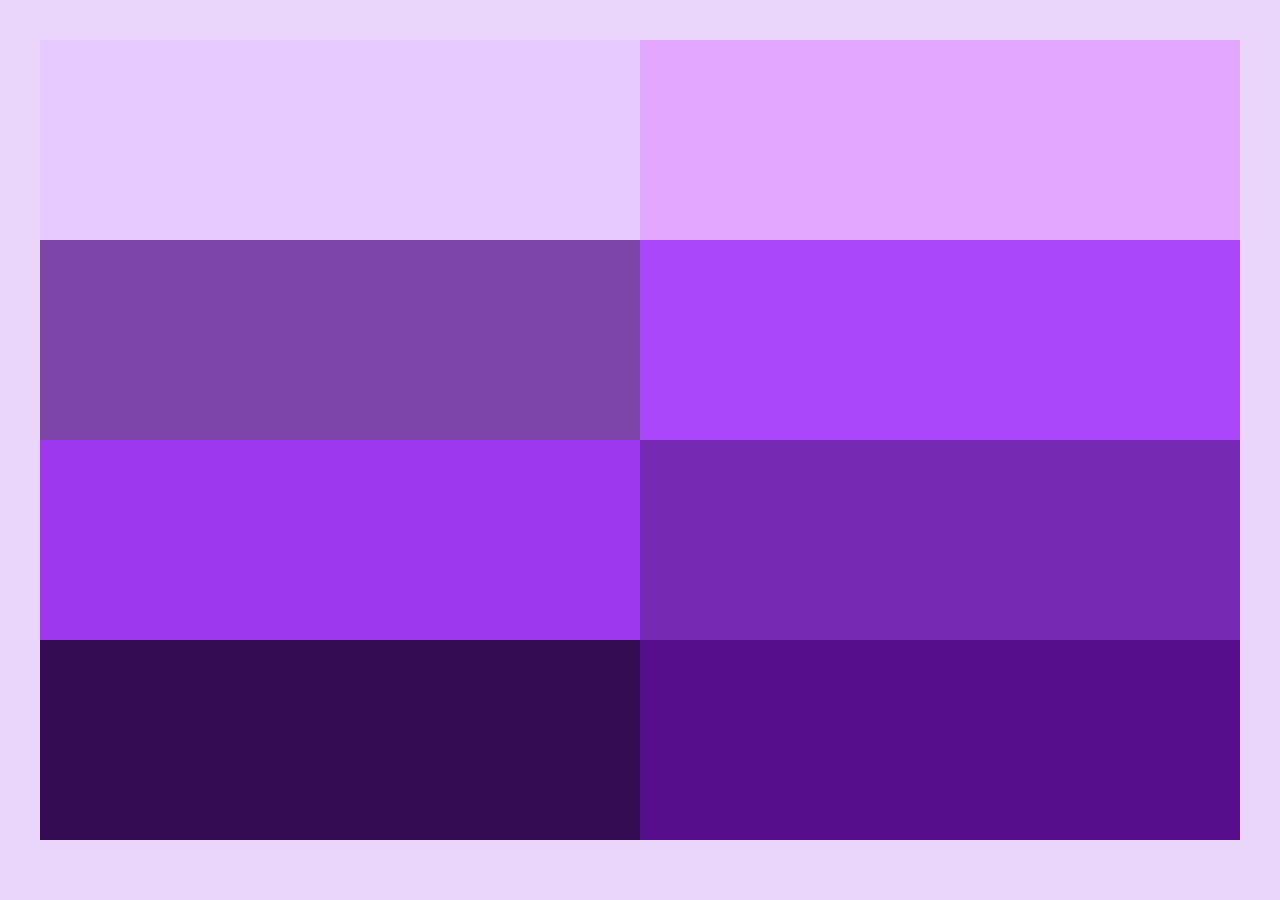
<file: Project 01/index.html>
<!DOCTYPE html>
<html lang="en">
<head>
    <meta charset="UTF-8">
    <meta name="viewport" content="width=device-width, initial-scale=1.0">
    <title>Project 01</title>
    <link rel="stylesheet" href="style.css">
</head>
<body>
    <section class="container">
       <section class="box-container">
        <div class="box box1"></div>
        <div class="box box2"></div>
       </section>

       <section class="box-container"> <div class="box box3"></div>
        <div class="box box4"></div></section>

       <section class="box-container"> <div class="box box5"></div>
        <div class="box box6"></div></section>

       <section class="box-container"> <div class="box box7"></div>
        <div class="box box8"></div></section>
    </section>
</body>
</html>
</file>
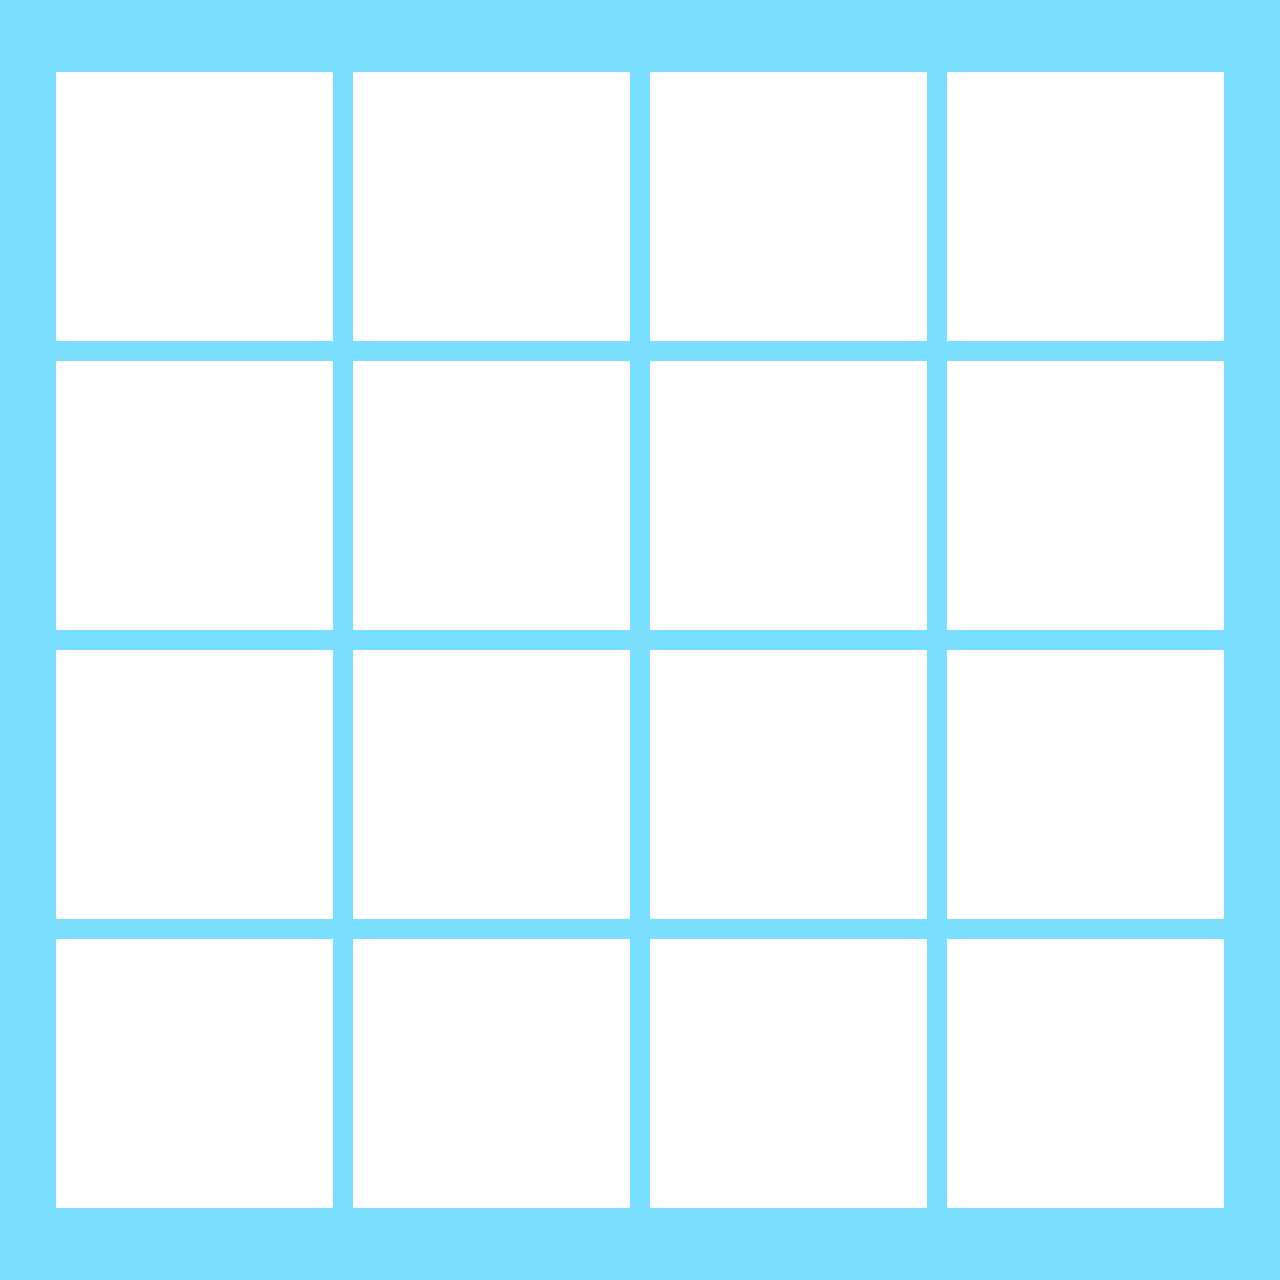
<file: Project 02/index.html>
<!DOCTYPE html>
<html lang="en">
<head>
    <meta charset="UTF-8">
    <meta name="viewport" content="width=device-width, initial-scale=1.0">
    <title>Project 02</title>
    <link rel="stylesheet" href="style.css">
</head>
<body>
    <section class="container grid">
        <div class="box"></div>
        <div class="box"></div>
        <div class="box"></div>
        <div class="box"></div>
        <div class="box"></div>
        <div class="box"></div>
        <div class="box"></div>
        <div class="box"></div>
        <div class="box"></div>
        <div class="box"></div>
        <div class="box"></div>
        <div class="box"></div>
        <div class="box"></div>
        <div class="box"></div>
        <div class="box"></div>
        <div class="box"></div>
    </section>
</body>
</html>
</file>
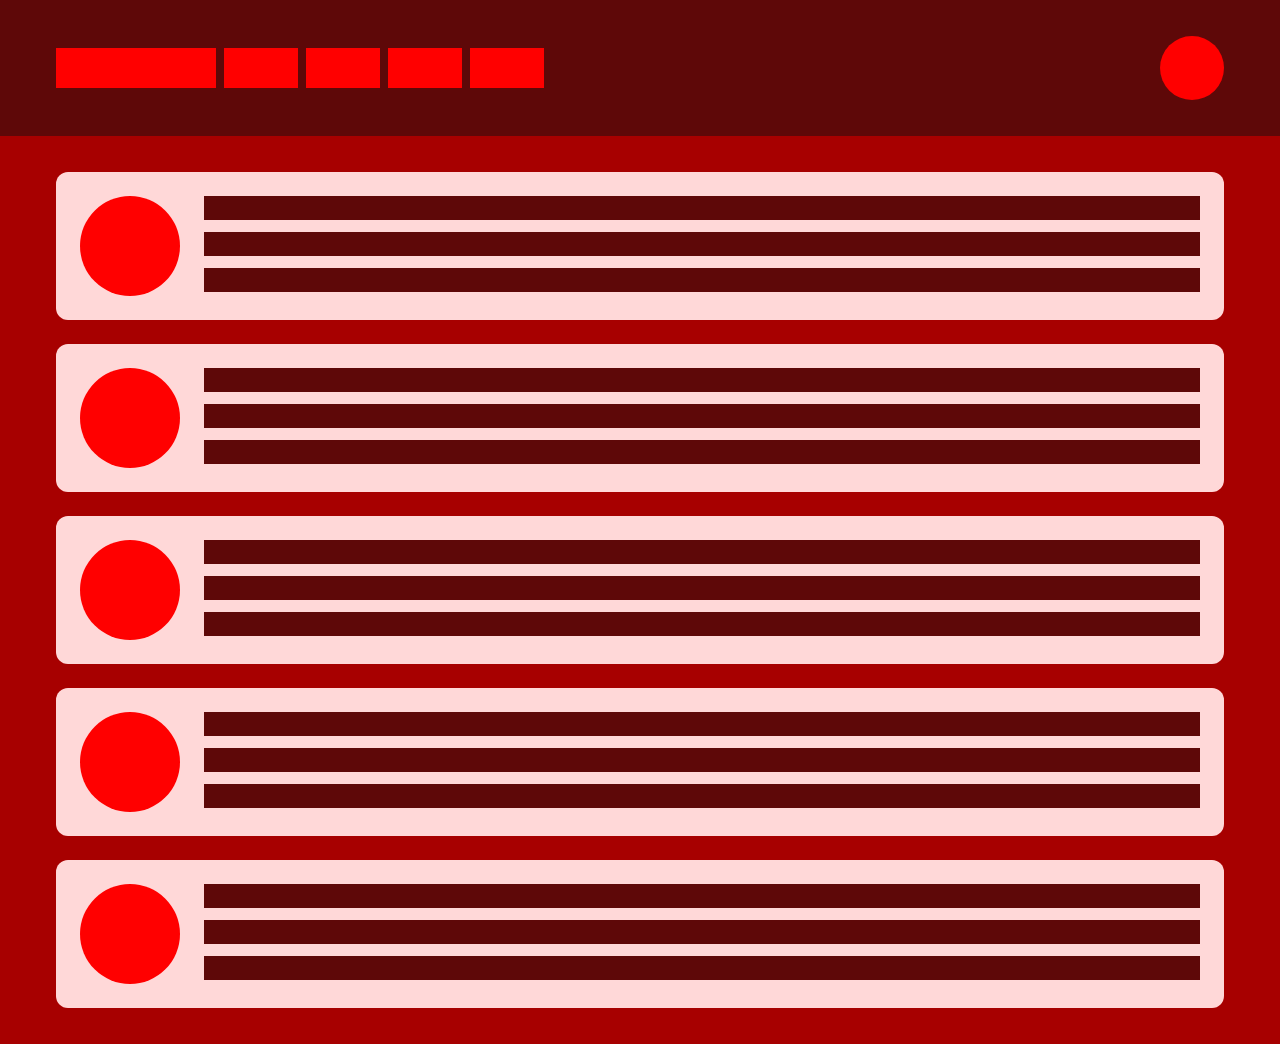
<file: Project 04/index.html>
<!DOCTYPE html>
<html lang="en">
<head>
    <meta charset="UTF-8">
    <meta name="viewport" content="width=device-width, initial-scale=1.0">
    <title>Project 04</title>
    <link rel="stylesheet" href="style.css">
</head>
<body>
    <nav>
        <section class="container navigation">
            <div class="left_nav">
                <div class="logo"></div>
                <div class="link"></div>
                <div class="link"></div>
                <div class="link"></div>
                <div class="link"></div>
            </div>

            <div class="avatar"></div>
        </section>

    </nav>

    <main class="container">
        <div class="card"> 
          <div>
              <div class="circle"></div>
          </div>
            <div class="line_container">
                <div class="line"></div>
                <div class="line"></div>
                <div class="line"></div>
            </div>
        </div>

        <div class="card"> 
          <div>
              <div class="circle"></div>
          </div>
            <div class="line_container">
                <div class="line"></div>
                <div class="line"></div>
                <div class="line"></div>
            </div>
        </div>

        <div class="card"> 
          <div>
              <div class="circle"></div>
          </div>
            <div class="line_container">
                <div class="line"></div>
                <div class="line"></div>
                <div class="line"></div>
            </div>
        </div>

        <div class="card"> 
          <div>
              <div class="circle"></div>
          </div>
            <div class="line_container">
                <div class="line"></div>
                <div class="line"></div>
                <div class="line"></div>
            </div>
        </div>

        <div class="card"> 
          <div>
              <div class="circle"></div>
          </div>
            <div class="line_container">
                <div class="line"></div>
                <div class="line"></div>
                <div class="line"></div>
            </div>
        </div>
    </main>
</body>
</html>
</file>
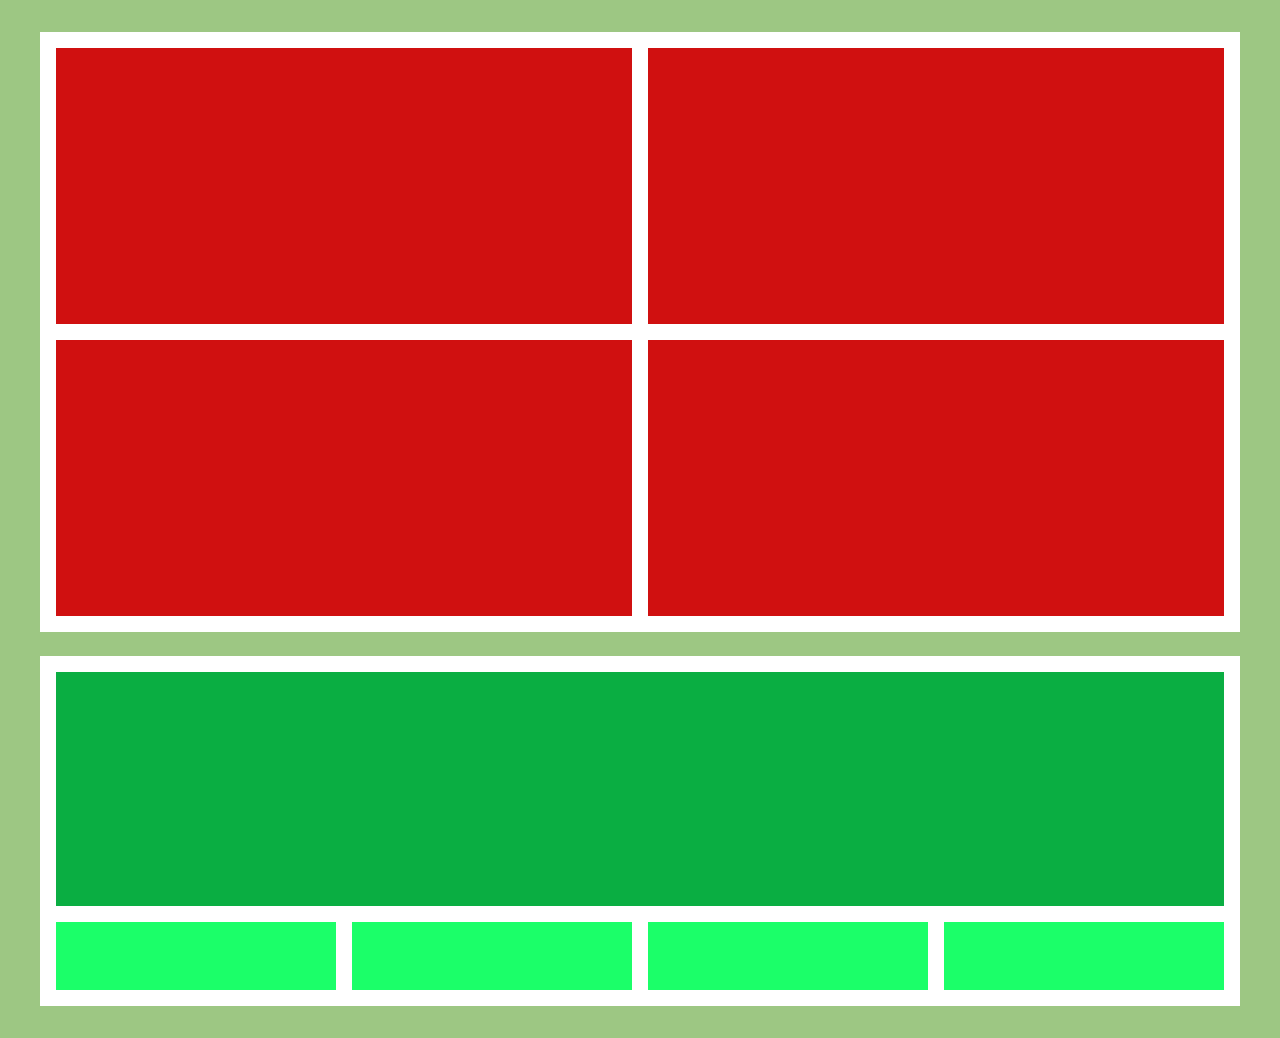
<file: Project 05/index.html>
<!DOCTYPE html>
<html lang="en">
<head>
    <meta charset="UTF-8">
    <meta name="viewport" content="width=device-width, initial-scale=1.0">
    <title>Project 05</title>
    <link rel="stylesheet" href="style.css">
</head>
<body>
  <div class="layout-main-spacing">
     <section class="container top-container">
    <div class="red-box"></div>
    <div class="red-box"></div>
    <div class="red-box"></div> 
    <div class="red-box"></div>
   </section>
    <section class="container bottom-container">
        <div class="dark-green-box"></div>
        <div class="green-grid">
            <div class="light-green-box"></div>
            <div class="light-green-box"></div>
            <div class="light-green-box"></div>
            <div class="light-green-box"></div>
        </div>
    </section>
  </div>
</body>
</html>
</file>
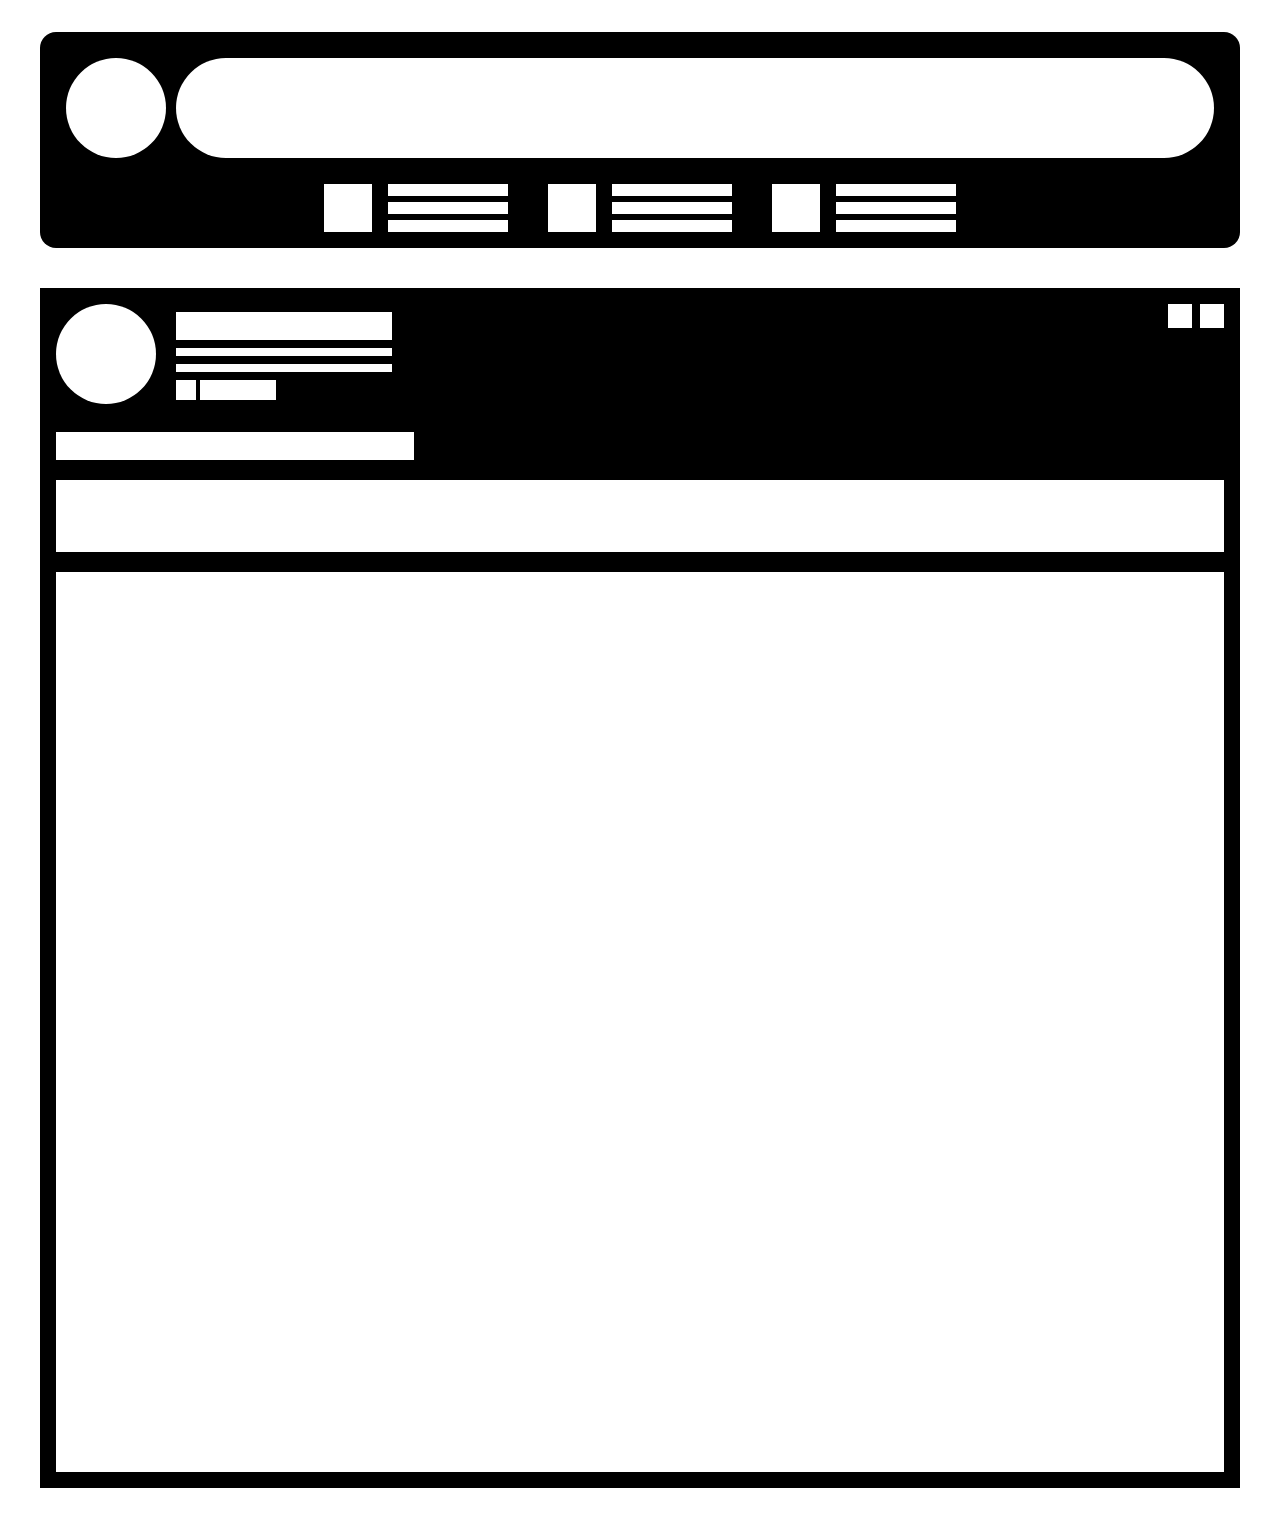
<file: Project 06/index.html>
<!DOCTYPE html>
<html lang="en">
  <head>
    <meta charset="UTF-8" />
    <meta name="viewport" content="width=device-width, initial-scale=1.0" />
    <title>Project 6</title>
    <link rel="stylesheet" href="style.css" />
  </head>
  <body>
    <div class="spacing">
      <div class="container">
        <section class="top_section">
          <div class="circle_input_section">
            <div class="avatar"></div>
            <div class="input"></div>
          </div>
          <div class="tag_info_section">
            <div class="tag_info">
              <div class="square"></div>
              <div class="line_container">
                <div class="line"></div>
                <div class="line"></div>
                <div class="line"></div>
              </div>
            </div>
            <div class="tag_info">
              <div class="square"></div>
              <div class="line_container">
                <div class="line"></div>
                <div class="line"></div>
                <div class="line"></div>
              </div>
            </div>
            <div class="tag_info">
              <div class="square"></div>
              <div class="line_container">
                <div class="line"></div>
                <div class="line"></div>
                <div class="line"></div>
              </div>
            </div>
          </div>
        </section>

        <section class="bottom_container">
          <div class="user_info_container">
            <div class="user_info">
              <div class="avatar"></div>
              <div class="details">
                <div class="rect"></div>
                <div class="line"></div>
                <div class="line"></div>

                <div class="more_details">
                  <div class="box1"></div>
                  <div class="box2"></div>
                </div>
              </div>
            </div>
            <div class="controls">
              <div class="control"></div>
              <div class="control"></div>
            </div>
          </div>
          <div class="content_container">
            <div class="bar1"></div>
            <div class="bar2"></div>
            <div class="content"></div>
          </div>
        </section>
      </div>
    </div>
  </body>
</html>
</file>
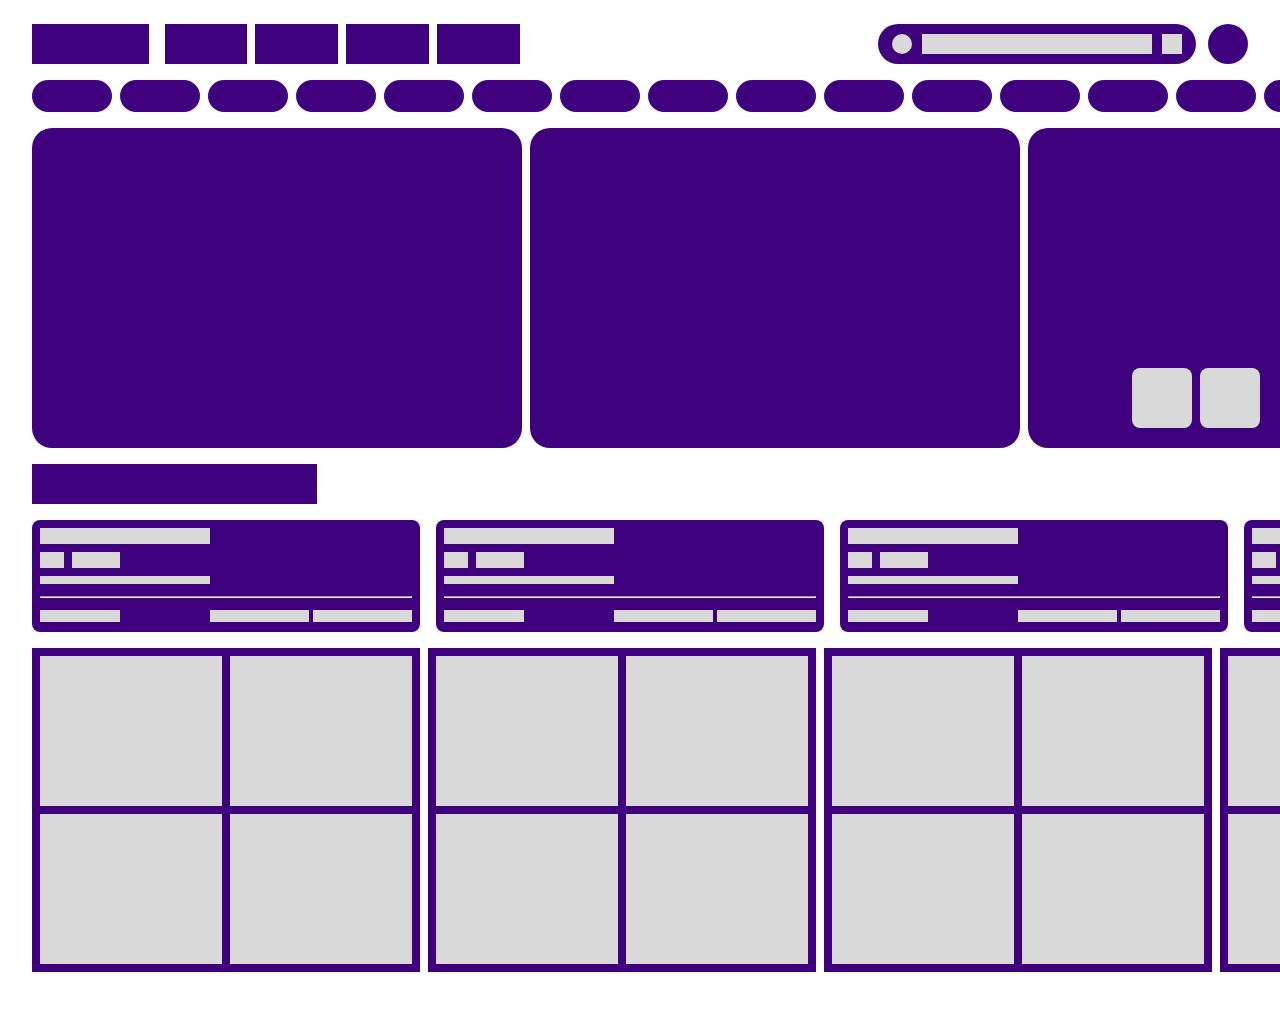
<file: Project 07/index.html>
<!DOCTYPE html>
<html lang="en">
  <head>
    <meta charset="UTF-8" />
    <meta name="viewport" content="width=device-width, initial-scale=1.0" />
    <title>Project 7</title>
    <link rel="stylesheet" href="style.css" />
  </head>
  <body>
    <div class="container">
  <nav>
   <div class="links">
    <div class="logo"></div>
   <div class="link">
     <a href="#"></a>
    <a href="#"></a>
    <a href="#"></a>
    <a href="#"></a>
   </div>
   </div>

   <div class="search-avatar">
    <div class="search">
      <div class="circle"></div>
      <div class="rectangle"></div>
      <div class="square"></div>
    </div>
    <div class="avatar"></div>
   </div>
   </nav>

   <div class="tags hide-scrollbar">
    <span></span>
    <span></span>
    <span></span>
    <span></span>
    <span></span>
    <span></span>
    <span></span>
    <span></span>
    <span></span>
    <span></span>
     <span></span>
    <span></span>
    <span></span>
    <span></span>
     <span></span>
    <span></span>
    <span></span>
   </div> 

  <div class="button-relative">
      <div class="ads hide-scrollbar">
      <span></span>
      <span></span>
      <span></span>
      <span></span>
      <span></span>
      <span></span>

      <div class="slide-button">
        <div class="prev"></div>
        <div class="next"></div>
      </div>
    </div>

  </div>
<div class="bar"></div>

 <div class="cards hide-scrollbar">
      <div class="card">
<section>
  <div class="line1"></div>
  <div class="box-container">
    <div class="box1"></div>
    <div class="box2"></div>
  </div>
  <div class="line2"></div>
</section>
<hr/>
<div class="card-bottom">
  <span> </span>
    <div class="left">
      <span></span>
      <span></span>
    </div>
</div>
    </div>
       <div class="card">
<section>
  <div class="line1"></div>
  <div class="box-container">
    <div class="box1"></div>
    <div class="box2"></div>
  </div>
  <div class="line2"></div>
</section>
<hr/>
<div class="card-bottom">
  <span> </span>
    <div class="left">
      <span></span>
      <span></span>
    </div>
</div>
    </div>  
       <div class="card">
<section>
  <div class="line1"></div>
  <div class="box-container">
    <div class="box1"></div>
    <div class="box2"></div>
  </div>
  <div class="line2"></div>
</section>
<hr/>
<div class="card-bottom">
  <span> </span>
    <div class="left">
      <span></span>
      <span></span>
    </div>
</div>
    </div>  
       <div class="card">
<section>
  <div class="line1"></div>
  <div class="box-container">
    <div class="box1"></div>
    <div class="box2"></div>
  </div>
  <div class="line2"></div>
</section>
<hr/>
<div class="card-bottom">
  <span> </span>
    <div class="left">
      <span></span>
      <span></span>
    </div>
</div>
    </div>  
       <div class="card">
<section>
  <div class="line1"></div>
  <div class="box-container">
    <div class="box1"></div>
    <div class="box2"></div>
  </div>
  <div class="line2"></div>
</section>
<hr/>
<div class="card-bottom">
  <span> </span>
    <div class="left">
      <span></span>
      <span></span>
    </div>
</div>
    </div>  
       <div class="card">
<section>
  <div class="line1"></div>
  <div class="box-container">
    <div class="box1"></div>
    <div class="box2"></div>
  </div>
  <div class="line2"></div>
</section>
<hr/>
<div class="card-bottom">
  <span> </span>
    <div class="left">
      <span></span>
      <span></span>
    </div>
</div>
    </div>  
       <div class="card">
<section>
  <div class="line1"></div>
  <div class="box-container">
    <div class="box1"></div>
    <div class="box2"></div>
  </div>
  <div class="line2"></div>
</section>
<hr/>
<div class="card-bottom">
  <span> </span>
    <div class="left">
      <span></span>
      <span></span>
    </div>
</div>
    </div>  
       <div class="card">
<section>
  <div class="line1"></div>
  <div class="box-container">
    <div class="box1"></div>
    <div class="box2"></div>
  </div>
  <div class="line2"></div>
</section>
<hr/>
<div class="card-bottom">
  <span> </span>
    <div class="left">
      <span></span>
      <span></span>
    </div>
</div>
    </div>  
       <div class="card">
<section>
  <div class="line1"></div>
  <div class="box-container">
    <div class="box1"></div>
    <div class="box2"></div>
  </div>
  <div class="line2"></div>
</section>
<hr/>
<div class="card-bottom">
  <span> </span>
    <div class="left">
      <span></span>
      <span></span>
    </div>
</div>
    </div>  
       <div class="card">
<section>
  <div class="line1"></div>
  <div class="box-container">
    <div class="box1"></div>
    <div class="box2"></div>
  </div>
  <div class="line2"></div>
</section>
<hr/>
<div class="card-bottom">
  <span> </span>
    <div class="left">
      <span></span>
      <span></span>
    </div>
</div>
    </div>  
       <div class="card">
<section>
  <div class="line1"></div>
  <div class="box-container">
    <div class="box1"></div>
    <div class="box2"></div>
  </div>
  <div class="line2"></div>
</section>
<hr/>
<div class="card-bottom">
  <span> </span>
    <div class="left">
      <span></span>
      <span></span>
    </div>
</div>
    </div>  

    </div> 
     <section class="grid-boxes hide-scrollbar">
<div class="grid-box">
  <span></span>
  <span></span>
  <span></span>
  <span></span>
</div>
<div class="grid-box">
  <span></span>
  <span></span>
  <span></span>
  <span></span>
</div>
<div class="grid-box">
  <span></span>
  <span></span>
  <span></span>
  <span></span>
</div>
<div class="grid-box">
  <span></span>
  <span></span>
  <span></span>
  <span></span>
</div>
<div class="grid-box">
  <span></span>
  <span></span>
  <span></span>
  <span></span>
</div>
<div class="grid-box">
  <span></span>
  <span></span>
  <span></span>
  <span></span>
</div>
<div class="grid-box">
  <span></span>
  <span></span>
  <span></span>
  <span></span>
</div>
     </section>
     <div class="bottom-space"></div>
    </div>
  </body>
</html>
</file>
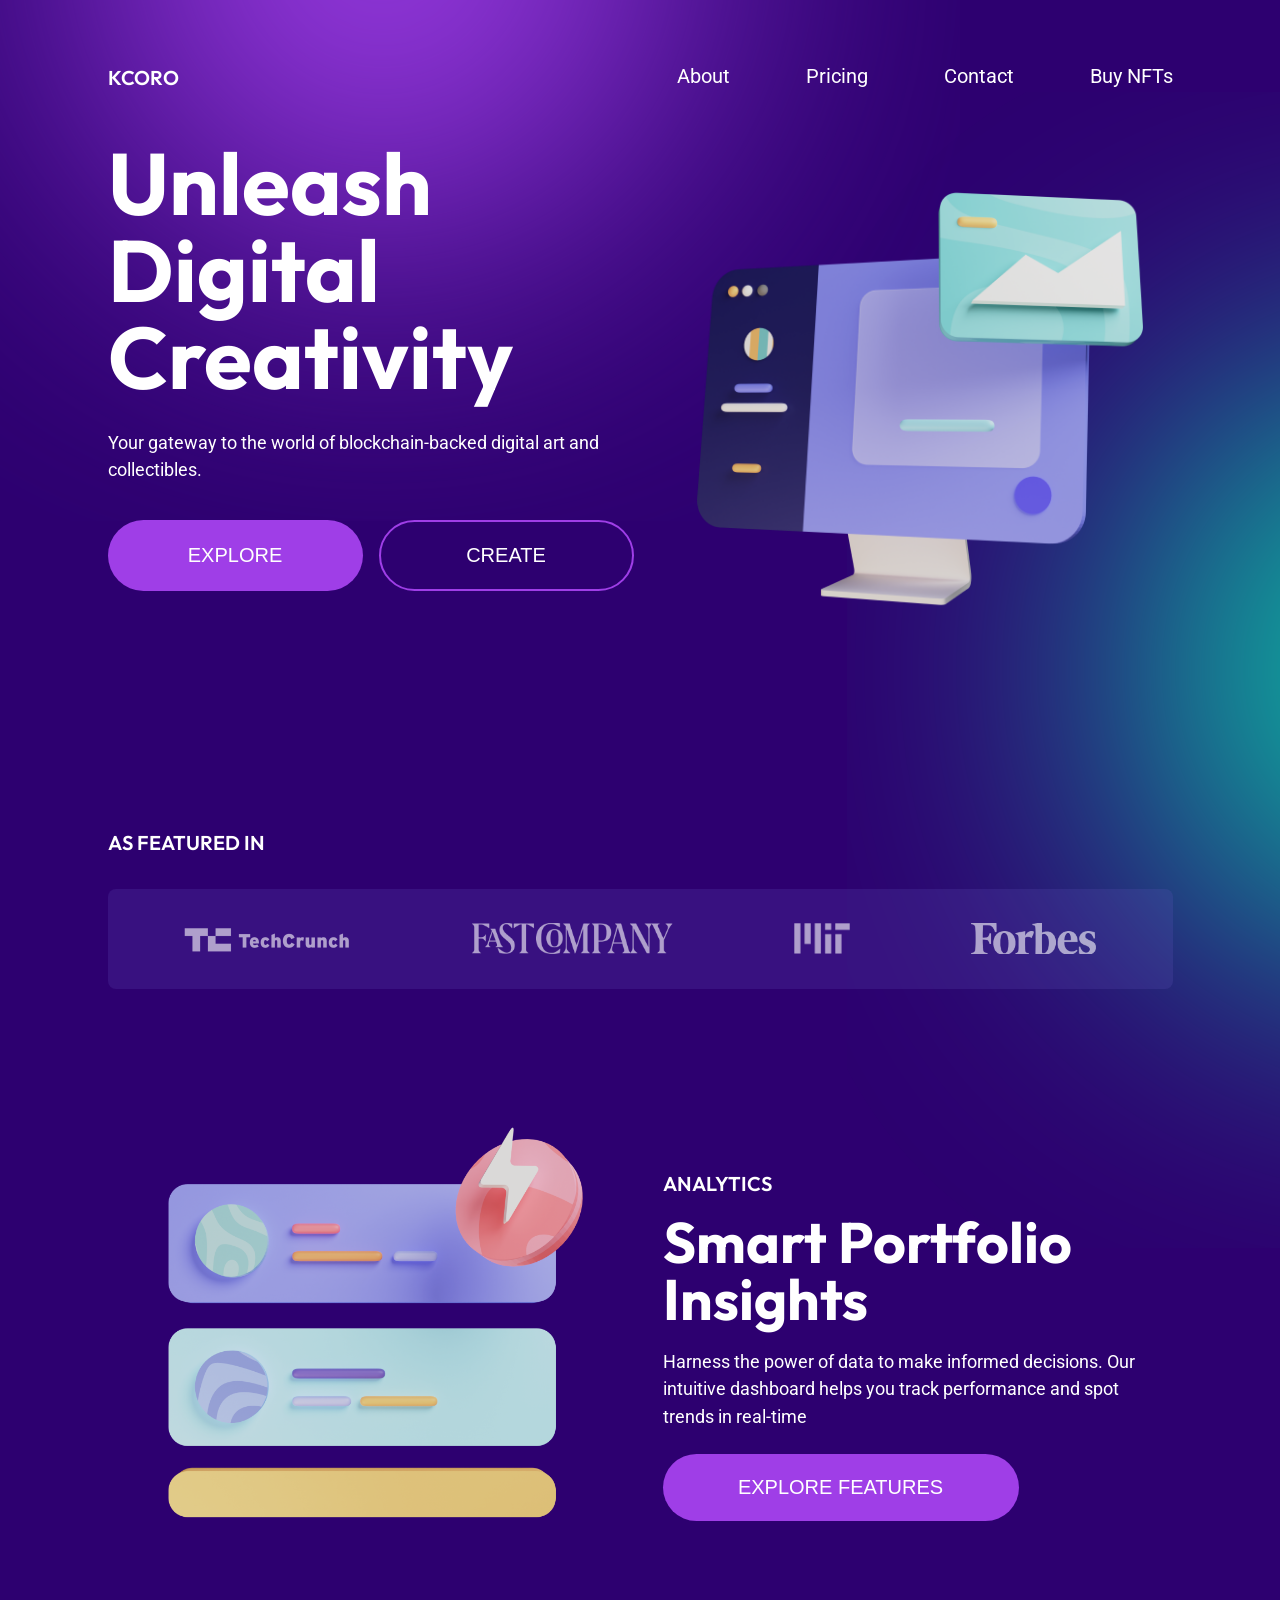
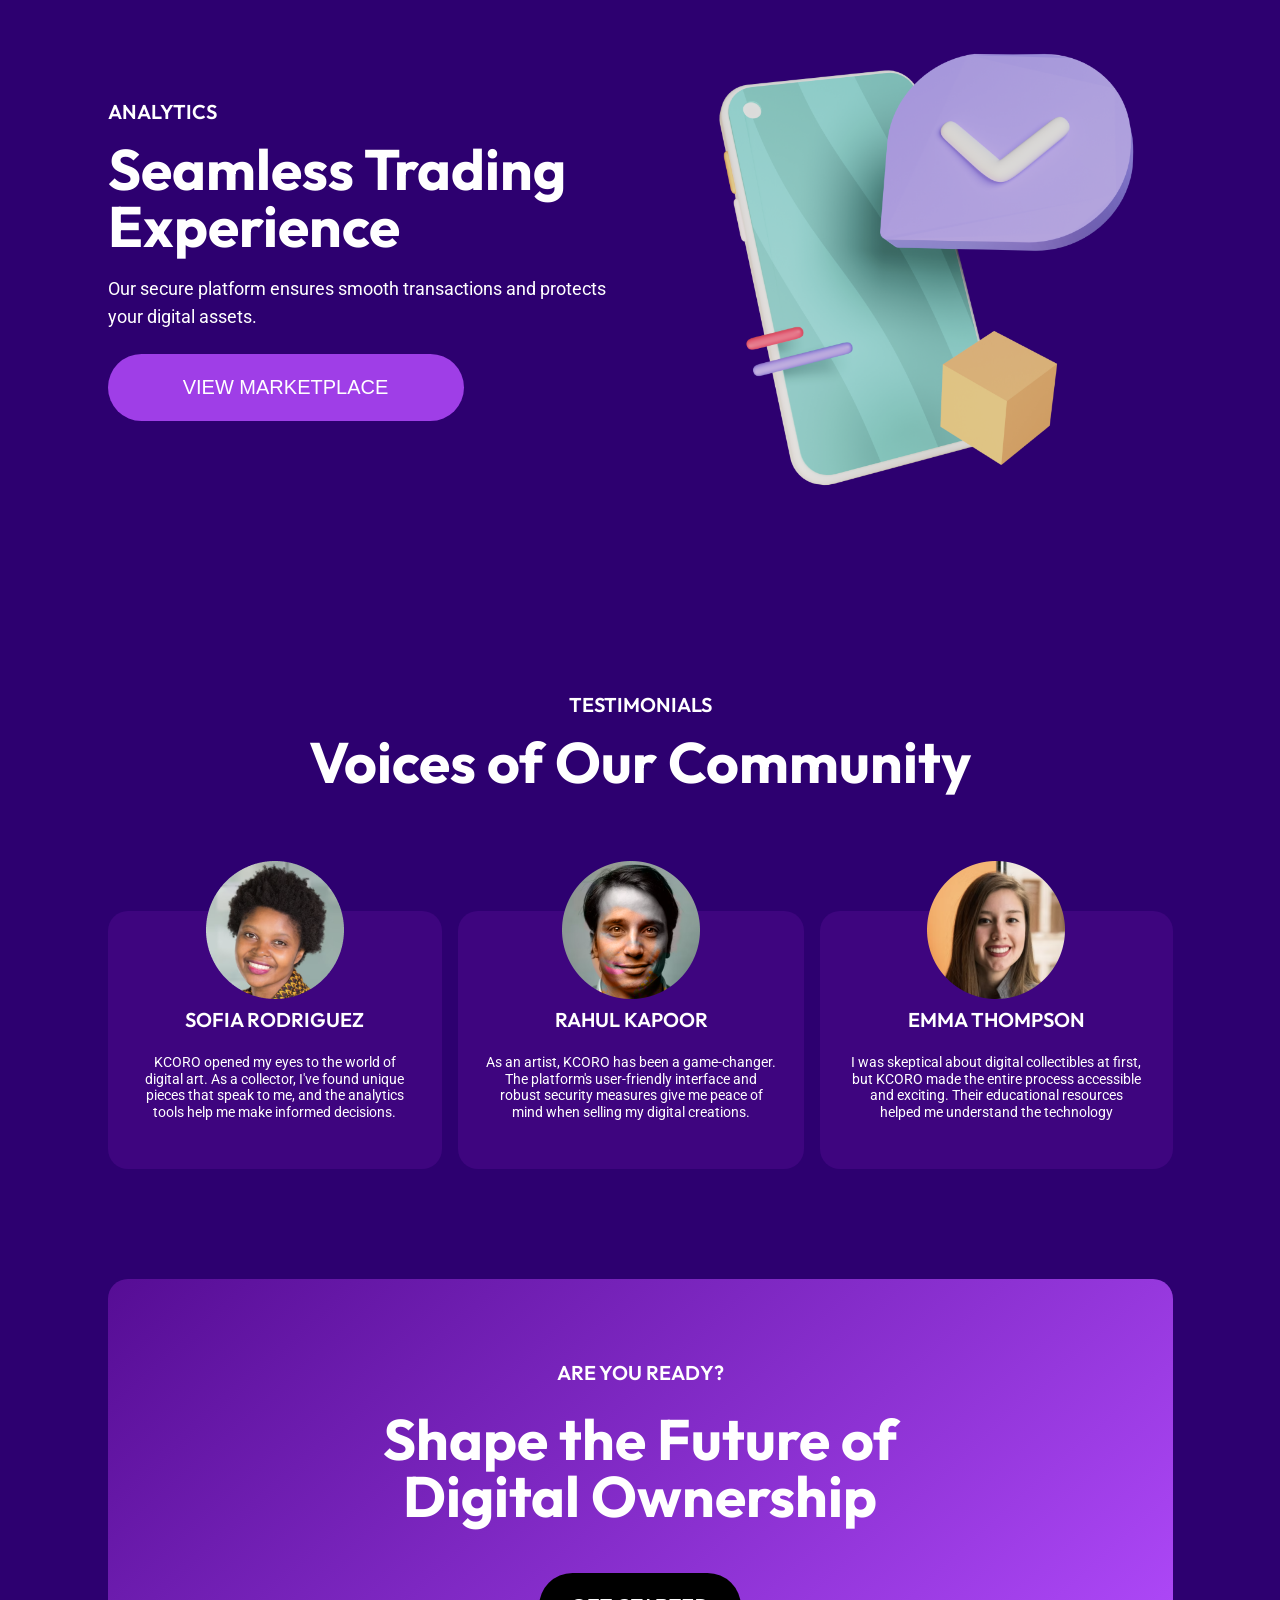
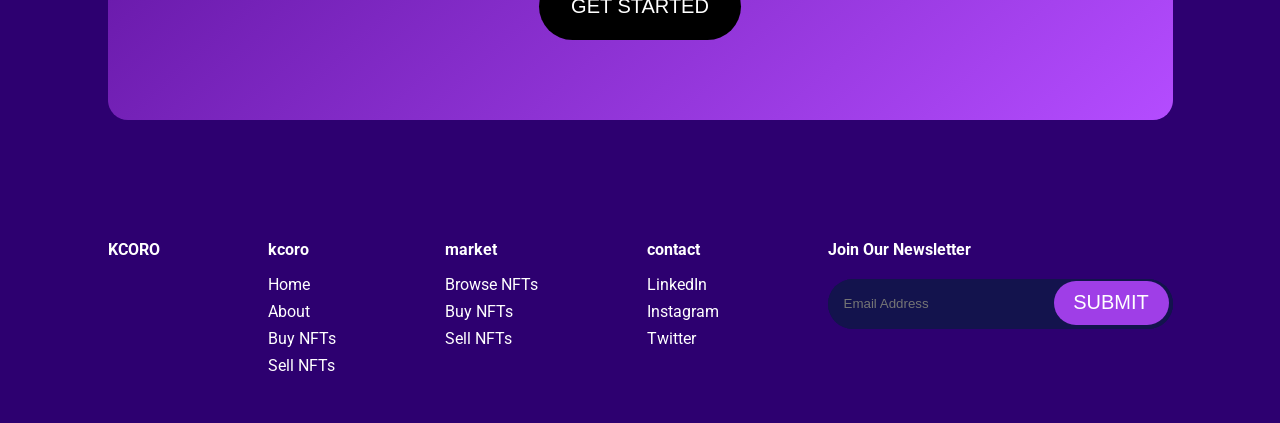
<file: Project 08/index.html>
<!DOCTYPE html>
<html lang="en">
  <head>
    <meta charset="UTF-8" />
    <meta name="viewport" content="width=device-width, initial-scale=1.0" />
    <title>KCORO - Website</title>
    <link rel="stylesheet" href="./style.css" />
  </head>
  <body>
    <div class="wrapper container">
      <nav>
        <div class="logo">
          <h3>KCORO</h3>
        </div>
        <ul>
          <li>
            <a href="#">About</a>
          </li>
          <li>
            <a href="#">Pricing</a>
          </li>
          <li>
            <a href="#">Contact</a>
          </li>
          <li>
            <a href="#">Buy NFTs</a>
          </li>
        </ul>
      </nav>

      <!-- Hero Section  -->

      <section class="hero_section">
        <div class="content">
          <h1>Unleash Digital Creativity</h1>
          <p>
            Your gateway to the world of blockchain-backed digital art and
            collectibles.
          </p>
          <div class="btn_container">
            <button class="solid_btn">EXPLORE</button>
            <button class="outline_btn">CREATE</button>
          </div>
        </div>
        <div class="image_container">
          <img src="./images/desktop.png" alt="hero image" />
        </div>
      </section>

      <!-- Brand Section -->

      <section class="brand_section">
        <h3>As Featured In</h3>
        <div class="brand_logos">
          <img src="./images/techcrunch.png" alt="techcrunch" />
          <img src="./images/fastcompany.png" alt="fastcompany" />
          <img src="./images/mit.png" alt="mit" />
          <img src="./images/forbes.png" alt="forbes" />
        </div>
      </section>

      <!-- Feature Section -->

      <section class="feature_section">
        <div class="image_container">
          <img src="./images/smart_insight.png" alt="Smart Insight" />
        </div>

        <div class="content">
          <h3>ANALYTICS</h3>
          <h2>Smart Portfolio Insights</h2>
          <p>
            Harness the power of data to make informed decisions. Our intuitive
            dashboard helps you track performance and spot trends in real-time
          </p>
          <button class="solid_btn">EXPLORE FEATURES</button>
        </div>
      </section>
      <section class="feature_section">
        <div class="content">
          <h3>ANALYTICS</h3>
          <h2>Seamless Trading Experience</h2>
          <p>
            Our secure platform ensures smooth transactions and protects your
            digital assets.
          </p>
          <button class="solid_btn">VIEW MARKETPLACE</button>
        </div>
        <div class="image_container">
          <img src="./images/phone.png" alt="Phone 3d" />
        </div>
      </section>

      <!-- Testimonial  Section  -->

      <section class="testimonial_section">
        <h3>testimonials</h3>
        <h2>Voices of Our Community</h2>

        <section class="testimonials">
          <div class="card">
            <div class="image_container">
              <img src="./images/sofia.png" alt="sofia" />
            </div>
            <h3>Sofia Rodriguez</h3>
            <p class="text-sm">
              KCORO opened my eyes to the world of digital art. As a collector,
              I've found unique pieces that speak to me, and the analytics tools
              help me make informed decisions.
            </p>
          </div>
          <div class="card">
            <div class="image_container">
              <img src="./images/rahul.png" alt="rahul" />
            </div>
            <h3>Rahul Kapoor</h3>
            <p class="text-sm">
              As an artist, KCORO has been a game-changer. The platform's
              user-friendly interface and robust security measures give me peace
              of mind when selling my digital creations.
            </p>
          </div>
          <div class="card">
            <div class="image_container">
              <img src="./images/emma.png" alt="emma" />
            </div>
            <h3>Emma Thompson</h3>
            <p class="text-sm">
              I was skeptical about digital collectibles at first, but KCORO
              made the entire process accessible and exciting. Their educational
              resources helped me understand the technology
            </p>
          </div>
        </section>
      </section>

      <!-- Ready  Section  -->

      <section class="ready_section">
        <h3>are you ready?</h3>
        <h2>
          Shape the Future of <br />
          Digital Ownership
        </h2>
        <button class="black_btn">Get Started</button>
      </section>

      <footer>
        <div class="logo">KCORO</div>

        <div class="links">
          <h4>kcoro</h4>

          <ul>
            <li>
              <a href="#">Home</a>
            </li>
            <li>
              <a href="#">About</a>
            </li>
            <li>
              <a href="#">Buy NFTs</a>
            </li>
            <li>
              <a href="#">Sell NFTs</a>
            </li>
          </ul>
        </div>
        <div class="links">
          <h4>market</h4>

          <ul>
            <li>
              <a href="#"> Browse NFTs</a>
            </li>
            <li>
              <a href="#"> Buy NFTs</a>
            </li>

            <li>
              <a href="#">Sell NFTs</a>
            </li>
          </ul>
        </div>
        <div class="links">
          <h4>contact</h4>
          <ul>
            <li>
              <a href="#">LinkedIn</a>
            </li>
            <li>
              <a href="#"> Instagram</a>
            </li>

            <li>
              <a href="#">Twitter</a>
            </li>
          </ul>
        </div>

        <div class="newsletter">
          <h4>Join Our Newsletter</h4>

          <div class="input_container">
            <input type="text" placeholder="Email Address" />
            <button>SUBMIT</button>
          </div>
        </div>
      </footer>

      <div class="bottom_bar"></div>
    </div>
    <img class="grad_bg" src="./images/bg-grad.svg" alt="" />
  </body>
</html>
</file>
<file: Project 01/style.css>
*{
    margin: 0;
    padding: 0;
    box-sizing: border-box;
}

body{
    background-color: #ebd6fb;
}
.container{
    max-width: 1200px;
    height: 800px;
    background-color: black;
    margin: 80px 60px;
}

.box{
    width: 100%;
    height: 200px;
}

.box-container{
    display: flex;
}

.box1{
    background-color: #e7caff;
}
.box2{
    background-color: #e3a7ff;
}.box3{
    background-color: #7e45a8;
}.box4{
    background-color: #ab47fb;
}.box5{
    background-color: #9e38ef;
}.box6{
    background-color: #7629b2;
}.box7{
    background-color: #340c53;
}.box8{
    background-color: #560e8d;
}

@media screen and (width > 1200px) {
    .container{
        margin: 40px auto;
    } 
}

@media screen and (width < 1200px) and (width>450px) {
    .container{
        margin: 40px 24px;
    } 
}

@media screen and (width<450px) {
    .container{
        margin: 24px 16px;
    } 
}
</file>
<file: Project 02/style.css>
*{
    margin: 0;
    padding: 0;
    box-sizing: border-box;
}

body{
    background-color: #7adfff;
}
.container{
    max-width: 1200px;
    min-height: 800px;
    margin: 72px auto;
    padding: 0 16px;
}

.box{
    width: 100%;
    height: 269px;
    background-color: white;
}
.grid {
  display: grid;
  grid-template-columns: repeat(4, 1fr);
  gap: 20px;
}

@media screen and (width > 1200px) {
    .grid{
    grid-template-columns: repeat(4,1fr);
}
.container{
    margin: 72px auto;
}

}

@media screen and (width < 1200px) and (width>450px) {
    .grid{
    grid-template-columns: repeat(2,1fr);
    gap: 16px;
}
.container{
    margin: 48px auto;
}

}

@media screen and (width<450px) {
    .grid{
    grid-template-columns: repeat(1,1fr);
    gap: 16px;
}
.container{
    margin: 32px auto;
}
}
</file>
<file: Project 04/style.css>
:root{
  --body: #a70000;
  --brown: #5e0808;
  --red: #ff0000;
  --card: #ffd8d8;
} 
*{
    margin: 0;
    padding: 0;
    box-sizing: border-box;
}

body{
    background-color: var(--body);
}

.container{
    max-width: 1200px;
    margin: 0 auto;
    padding: 36px 16px;
}
nav{
    background-color: var(--brown);
}

.navigation{
display: flex;
    height: 100%;
align-items: center;
    justify-content: space-between;
    min-height: 93px;
}
.left_nav{
    display: flex;
    max-width: 488px;
    height: 100%;
    width: 100%;
    gap: 8px;
    align-items: center;
}

.logo{
    background-color: var(--red);
    height: 40px;
    min-width: 160px;
}
.link{
    background-color: var(--red);
    height: 40px;
    width: 100%;
}
.avatar{
    background-color: var(--red);
    height: 64px;
    width: 64px;
    border-radius: 100%;
}

main{
    padding-top: 36px;
    display: flex;
    flex-direction: column;
    gap: 24px;
}

/* card styling */ 
.card{
 background-color: var(--card);
 padding: 24px;
 border-radius: 12px;
 display: flex;
 gap: 24px;
}

.circle{
    background-color: var(--red);
    height: 100px;
    width: 100px;
    border-radius: 100%;
}

.line{
    height: 24px;
    width: 100%;
    background-color: var(--brown);
}

.line_container{
    display: flex;
    flex-direction: column;
    gap: 12px;
    width: 100%;
}

/* Big screen media query */ 
@media screen and (width > 1200px) { 
}

/* Tablet media query */ 
@media screen and (width < 1200px) and (width>450px) {
   
}

/* Mobile media query */ 
@media screen and (width<600px) {
   .logo{
    background-color: var(--red);
    height: 40px;
    min-width: 70px;
}
.avatar{
    height: 48px;
    width: 48px;
}
.left_nav{
    max-width: 266px;
}
}
</file>
<file: Project 05/style.css>
:root{
  --bg: #9dc783;
  --container: #fff;
  --red: #d01010;
  --dark-green: #0aae42;
  --light-green: #1bff69;
  --spacing: 16px;
}

*{
    margin: 0;
    padding: 0;
    box-sizing: border-box;
}

body{
  background-color: var(--bg);
} 

.layout-main-spacing{
    padding: 16px;
    margin-bottom: 32px;
}

.container{
    max-width: 1200px;
    margin: 0 auto;
    background-color: var(--container);
}

.top-container{
    min-height: 600px;
    margin-top: 32px;
    display: grid;
    grid-template-columns: repeat(2,1fr);
    gap:  var(--spacing);
    padding: var(--spacing);
}

.red-box{
    background-color: var(--red);
    width: 100%;
    height: 100%;
    min-height: 274px;
}

.bottom-container{
    margin-top: 24px;
    min-height: 350px;
    display: flex;
    flex-direction: column;
    padding: var(--spacing);
    gap: var(--spacing);
}

.dark-green-box{
    background-color: var(--dark-green);
    width: 100%;
    height: 100%;
    flex-grow: 1;
}

.green-grid{
    height: 68px;
    display: grid;
    grid-template-columns: repeat(4,1fr);
    gap: var(--spacing);
}

.light-green-box{
    background-color: var(--light-green);
    width: 100%;
    height: 100%;
}



/* Big screen media query */ 
@media screen and (width > 1200px) { 
    .layout-main-spacing{
    padding: 0 32px;
}
}

/* Tablet media query */ 
@media screen and (width < 1200px) and (width>450px) {
     .layout-main-spacing{
    padding: 0 64px;
}
.top-container{
    margin-top: 20px;
}
.green-grid{
    height: 97px;
    grid-template-columns: repeat(2,1fr);
}
.bottom-container{
    height: 470px;
}
}

/* Mobile media query */ 
@media screen and (width<600px) {
    :root{
  --spacing: 12px;
}
     .layout-main-spacing{
        padding: 0 16px;
}
.top-container{
    margin-top: 16px;
}
.green-grid{
    height: 204px;
    grid-template-columns: 1fr;
}
.top-container{
    grid-template-columns: 1fr;
}
.bottom-container{
    height: 564px;
}
}
</file>
<file: Project 06/style.css>
:root {
  --primary: white;
  --secondary: black;
}

* {
  margin: 0;
  padding: 0;
  box-sizing: border-box;
}
body {
  background-color: var(--primary);
}

.container {
  max-width: 1200px;
  margin: 32px auto;
}

.top_section {
  background-color: var(--secondary);
  width: 100%;
  min-height: 216px;
  border-radius: 16px;
  display: flex;
  flex-direction: column;
  padding: 16px;
  gap: 16px;
}

.avatar {
  border-radius: 100%;
  height: 100px;
  background: var(--primary);
  width: 100px;
  flex-shrink: 0;
}

.circle_input_section {
  display: flex;
  height: 120px;
  gap: 10px;
  align-items: center;
  padding: 10px;

  .avatar {
  }

  .input {
    border-radius: 64px;
    height: 100px;
    background: var(--primary);
    width: 100%;
  }
}

.tag_info_section {
  min-height: 48px;
  display: flex;
  gap: 40px;
  justify-content: center;

  .tag_info {
    display: flex;
    gap: 16px;
    width: 184px;

    .square {
      height: 48px;
      width: 48px;
      background: var(--primary);
      flex-shrink: 0;
    }

    .line_container {
      display: flex;
      flex-direction: column;
      width: 100%;
      gap: 6px;

      .line {
        flex: 1;

        width: 100%;

        background-color: var(--primary);
      }
    }
  }
}

.bottom_container {
  margin-top: 40px;
  min-height: 1100px;
  background-color: var(--secondary);
  display: flex;
  flex-direction: column;
  gap: 24px;
  padding: 16px;

  .user_info_container {
    display: flex;
    justify-content: space-between;
    align-items: start;

    .user_info {
      display: flex;
      gap: 12px;
      width: 100%;

      .avatar {
      }

      .details {
        display: flex;
        flex-direction: column;
        gap: 8px;
        width: 232px;
        padding: 8px;

        .rect {
          background-color: var(--primary);
          height: 28px;
          width: 100%;
        }
        .line {
          background-color: var(--primary);
          height: 8px;
          width: 100%;
        }
        .more_details {
          display: flex;
          gap: 4px;
          height: 20px;

          .box1 {
            width: 20px;
            height: 20px;
            background: var(--primary);
          }
          .box2 {
            width: 76px;
            height: 100%;
            background: var(--primary);
          }
        }
      }
    }

    .controls {
      display: flex;
      gap: 8px;
      .control {
        height: 24px;
        width: 24px;
        background: var(--primary);
        flex-shrink: 0;
      }
    }
  }

  .content_container {
    display: flex;
    flex-direction: column;
    gap: 20px;

    .bar1,
    .bar2,
    .content {
      background: var(--primary);
    }

    .bar1 {
      height: 28px;
      width: 358px;
    }

    .bar2 {
      height: 72px;
      width: 100%;
    }

    .content {
      width: 100%;
      height: 100vh;
    }
  }
}

.spacing {
  padding: 0 16px;
  margin-bottom: 32px;
}

/* big display */
@media screen and (width > 1200px) {
}
/* Tablet */
@media screen and (width < 1200px) and (width > 450px) {
}
/* Phone  */
@media screen and (width < 600px) {
  .tag_info_section {
    flex-direction: column;
    gap: 12px;

    .tag_info {
      width: 100%;
    }
  }
  .bottom_container {
    .user_info_container {
      flex-direction: column-reverse;
      align-items: flex-end;
    }
    .content_container {
      .bar1 {
        height: 28px;
        width: 100%;
      }
    }
  }
}
</file>
<file: Project 07/style.css>
:root {
  --primary: #3f007e;
  --secondary: #d9d9d9;
}

* {
  margin: 0;
  padding: 0;
  box-sizing: border-box;
}

body {
}

  .hide-scrollbar::-webkit-scrollbar{
    display: none;
  }

  .hide-scrollbar{
    scrollbar-width: none;
  }

  .hide-scrollbar{
    overflow: auto;
    -ms-overflow-style: none;
  }

.container{
  width: 100%;
  padding-top: 24px;
  padding-left: 32px;
  display: flex;
  flex-direction: column;
  gap: 16px;
}

nav{
  display: flex;
  justify-content: space-between;
  height: 40px;
  padding-right: 32px;
  
  .links{
    display: flex;
    width: 488px;
    gap: 16px;
    height: 40px;

  .logo{
    background-color: var(--primary);
    width: 160px;
  }

.link{
  display: flex;
  height: 40px;
  gap: 8px;
  width: 100%;

  a{
    background-color: var(--primary);
    flex: 1;
  }
  }
}

  .search-avatar{
    display: flex;
    width: 370px;
    gap: 12px;
    
    .search{
   display: flex;
   background-color: var(--primary); 
   flex-grow: 1;
   border-radius: 28px;
   gap: 10px;
   align-items: center;
   padding: 10px 14px;

   div{
    background-color: var(--secondary);
   }

   .circle{
    height: 20px;
width: 20px;
border-radius: 50%;
   }

.rectangle{
 flex-grow: 1;
 height: 20px;
}

   .square{
    height: 20px;
width: 20px;
   }
  }

  .avatar{
height: 40px;
width: 40px;
background-color: var(--primary);
border-radius: 50%;
flex-shrink: 1;
  }
  }
}
.tags{
  height: 32px;
  gap: 8px;
  display: flex;
  flex-wrap: nowrap;
  overflow-x: auto;
  min-width: 100%;

  span{
    background-color: var(--primary);
    border-radius: 20px;
    min-width: 80px;
  }
}


.ads{
  height: 320px;
  gap: 8px;
  display: flex;
  flex-wrap: nowrap;
  overflow-x: auto;
  min-width: 100%;
 

  span{
    background-color: var(--primary);
    border-radius: 20px;
    min-width: 490px;
  }
}

.button-relative{
 position: relative;
}

.slide-button{
  position:absolute;
  bottom: 20px;
  right: 20px;
  display: flex;
  gap: 8px;

  div{
    height: 60px;
    width: 60px;
    background-color: var(--secondary);
     border-radius: 8px;
  }
}


.bar{
  height: 40px;
  width: 285px;
  background-color: var(--primary);
}

.cards{
  height: 112px;
  gap: 16px;
  display: flex;
  flex-wrap: nowrap;
  overflow-x: auto;
  min-width: 100%;

  .card{
    background-color: var(--primary);
    border-radius: 8px;
    min-width: 388px;
    padding: 8px ;
    display: flex;
    flex-direction: column;
    gap: 12px;


  section{
    width: 170px;
    display: flex;
    flex-direction: column;
    gap: 8px;

    .line1{
      height: 16px;
      background-color: var(--secondary);
    }

    .box-container{
      height: 16px;
      display: flex;
      gap: 8px;

      .box1{
background-color: var(--secondary);
width: 24px;
      }

      .box2{
background-color: var(--secondary);
width: 48px;
      }
    }

    .line2{
height: 8px;
background-color: var(--secondary);
    }
  }
  hr{
  }
  .card-bottom{
display: flex;
justify-content: space-between;

.left{
   width: 202px;
   display: flex;
   gap: 4px;

   span{
  height: 12px;
  flex: 1;
}
}
span{
  height: 12px;
  background-color: var(--secondary);
  min-width: 80px;
}
  }
}
}

.grid-boxes{
  height: 324px;
  gap: 8px;
  display: flex;
  flex-wrap: nowrap;
  overflow-x: auto;
  min-width: 100%;

  .grid-box{
    background-color: var(--primary);
    min-width: 388px;
    display: grid;
grid-template-columns: 1fr 1fr;
padding: 8px;
gap: 8px;

    span{
width: 100%;
height: 100%;
background-color: var(--secondary);
    }
  }
}

.bottom-space{
  height: 48px;
}

/* big display */
@media screen and (width > 1200px) {
}
/* Tablet */
@media screen and (width < 1200px) {
  nav{
    flex-direction: column-reverse;
    height: auto;
    gap: 16px;
.search-avatar{
  .search{
max-width: 320px;
  }
  width: 100%;
  justify-content: space-between;
}

.links{
    display: flex;
    width: 100%;
    justify-content: space-between;

    .link{
max-width: 320px;
    }
  }
}

.container{
  padding-top: 8px;
  padding-left: 12px;
  gap:12px;
}
  }
</file>
<file: Project 08/style.css>
@import url("https://fonts.googleapis.com/css2?family=Cabin:ital,wght@0,400..700;1,400..700&family=Outfit:wght@100..900&family=Roboto:ital,wght@0,100;0,300;0,400;0,500;0,700;0,900;1,100;1,300;1,400;1,500;1,700;1,900&display=swap");

:root {
  --font-heading: "Outfit", sans-serif;
  --font-body: "Roboto", sans-serif;
  --bg-color: #2d0070;
  --foreground-color: white;
  --primary-color: #9f3ee7;
}

* {
  margin: 0;
  padding: 0;
  box-sizing: border-box;
}

html,
body {
  font-family: var(--font-body);
  background-color: var(--bg-color);
  color: white;
}

h1 {
  font-size: 87px;
  font-family: var(--font-heading);
}

h2 {
  font-size: 57px;
  line-height: 1;
  font-family: var(--font-heading);
}

h3 {
  font-size: 20px;
  line-height: 27.5px;
  letter-spacing: 10%;
  font-weight: 600;
  text-transform: uppercase;
  font-family: var(--font-heading);
}

p {
  font-size: 18px;
  line-height: 27.5px;
  font-family: var(--font-body);
}

li {
  font-size: 20px;
  color: white;
  font-family: var(--font-body);
}

a {
  text-decoration: none;
  color: white;
  transition: 0.3s ease-in-out;

  &:hover {
    text-decoration: underline;
  }
}

.text-md {
  font-size: 16px;
  font-family: var(--font-body);
}

.text-sm {
  font-size: 14px;
  line-height: 120%;
  font-family: var(--font-body);
}

button {
  padding: 22px 32px;
  font-size: 20px;
  border-radius: 9999px;
}

.solid_btn {
  background-color: var(--primary-color);
  color: white;
  border: none;
}

.outline_btn {
  background-color: transparent;
  color: white;
  border: 2px solid var(--primary-color);
}
.black_btn {
  background-color: black;
  color: white;
  border: none;
}

/* Nav Section */

.container {
  max-width: 1065px;
  margin: 0 auto;
}

nav {
  display: flex;
  margin-top: 64px;
  margin-bottom: 48px;
  justify-content: space-between;

  ul {
    display: flex;
    list-style: none;

    gap: 76px;
  }
}

/* Hero Section */

.hero_section {
  display: flex;

  .content {
    flex: 1;
    h1 {
      line-height: 1;
    }
    p {
      margin-top: 28px;
    }
  }

  .btn_container {
    margin-top: 36px;
    display: flex;
    gap: 16px;
    button {
      width: 255px;
    }
  }

  .image_container {
    flex: 1;
  }
  .image_container img {
    width: 100%;
  }
}

/* Brand Section */

.brand_section {
  margin-top: 160px;
  .brand_logos {
    height: 100px;
    display: flex;
    align-items: center;
    padding: 19px 76px;
    gap: 16px;
    margin-top: 32px;
    justify-content: space-between;
    border-radius: 8px;
    background-color: rgba(99, 88, 189, 0.2);
  }

  .brand_logos img {
    &:first-child {
      height: 100%;
    }

    height: 50%;
  }

  margin-bottom: 100px;
}

/* Features Section */

.feature_section {
  display: flex;
  align-items: center;
  gap: 45px;
  .image_container {
    flex: 1;
  }
  .image_container img {
    width: 100%;
  }

  .content {
    flex: 1;

    h2 {
      margin-top: 16px;
      margin-bottom: 20px;
    }

    button {
      margin-top: 24px;
      min-width: 356px;
    }
  }
}

/* Testimonial Section */

.testimonial_section {
  text-align: center;
  margin-top: 174px;
  h2 {
    margin-top: 16px;
  }
  .testimonials {
    margin-top: 120px;
    margin-bottom: 110px;
    display: flex;
    gap: 16px;
    .card {
      display: flex;
      flex-direction: column;
      justify-content: center;
      padding-top: 95px;
      padding-bottom: 48px;
      padding-left: 28px;
      padding-right: 28px;
      position: relative;
      background: #3e057f;
      border-radius: 20px;
      gap: 20px;
      .image_container {
        position: absolute;
        top: -50px;
        left: 50%;
        transform: translateX(-50%);
        width: 138px;
      }

      .image_container img {
        height: 138px;
        width: 138px;
      }
    }
  }
}

/* Ready Section */

.ready_section {
  display: flex;
  flex-direction: column;
  justify-content: center;
  text-align: center;
  background: linear-gradient(318deg, #b44cff 0%, #560d95 100%);
  height: 441px;
  border-radius: 20px;
  h2 {
    margin-top: 24px;
    margin-bottom: 48px;
  }
  button {
    max-width: 255px;
    margin: 0 auto;
    text-transform: uppercase;
  }
}

/* Footer  */

footer {
  display: flex;
  margin-top: 120px;
  margin-bottom: 48px;
  font-size: 16px;
  justify-content: space-between;
  .logo {
    font-weight: bold;
  }
  .links {
    h4 {
    }

    ul {
      margin-top: 16px;
      list-style: none;
      display: flex;
      gap: 8px;
      flex-direction: column;
      li {
        font-size: 16px;
      }
    }
  }
  .newsletter {
    .input_container {
      margin-top: 20px;
      width: 345px;
      background: #13134d;
      position: relative;
      border-radius: 9999px;
      input {
        border-radius: 9999px;
        padding: 0 16px;
        height: 50px;
        background: #13134d;
        width: 100%;
        border: none;
      }
      button {
        position: absolute;
        right: 4px;
        border-radius: 9999px;
        padding: 0;
        margin-top: 2px;
        background: var(--primary-color);
        border: none;
        color: white;
        width: 115px;
        height: 44px !important;
      }
    }
  }
}
.wrapper {
  overflow: hidden;
  z-index: 10;
  position: relative;
}
.bottom_bar {
}

.grad_bg {
  position: absolute;
  top: 0;
  width: 100%;
  z-index: 1;
}
</file>
